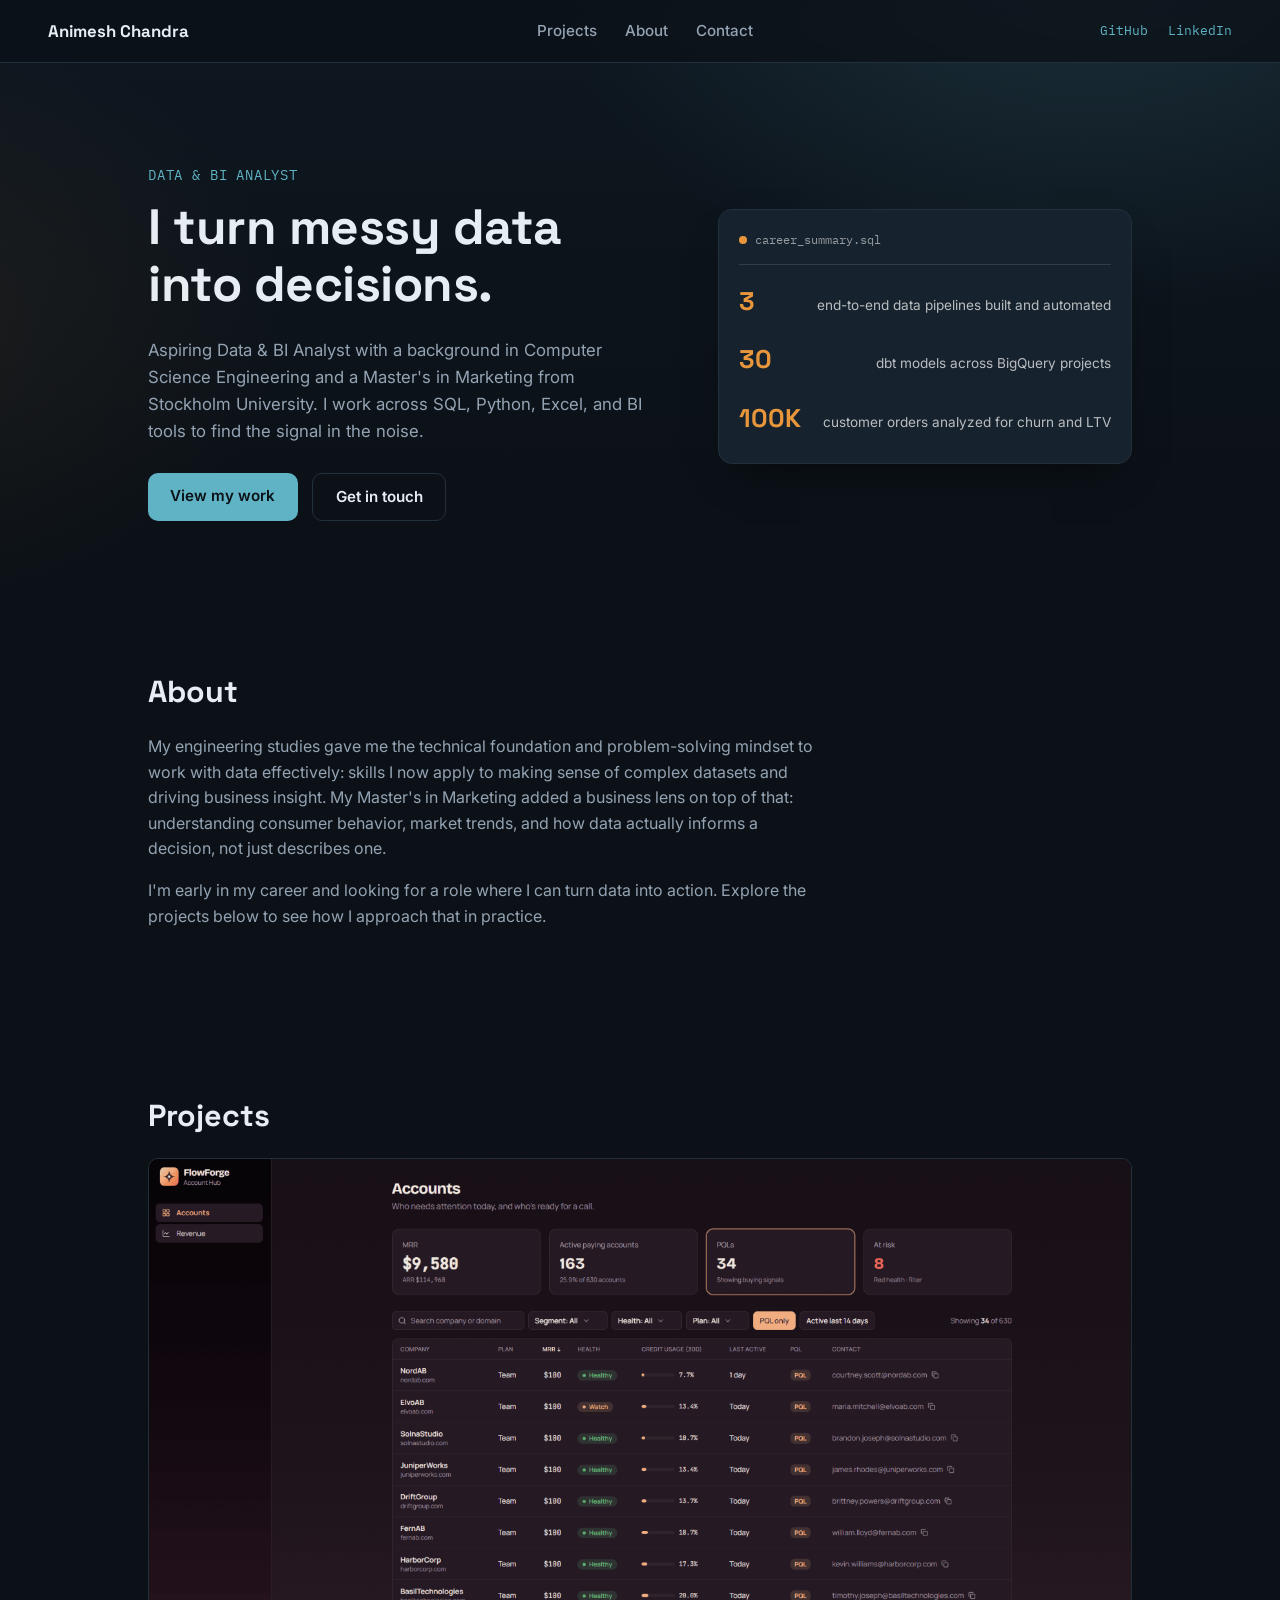
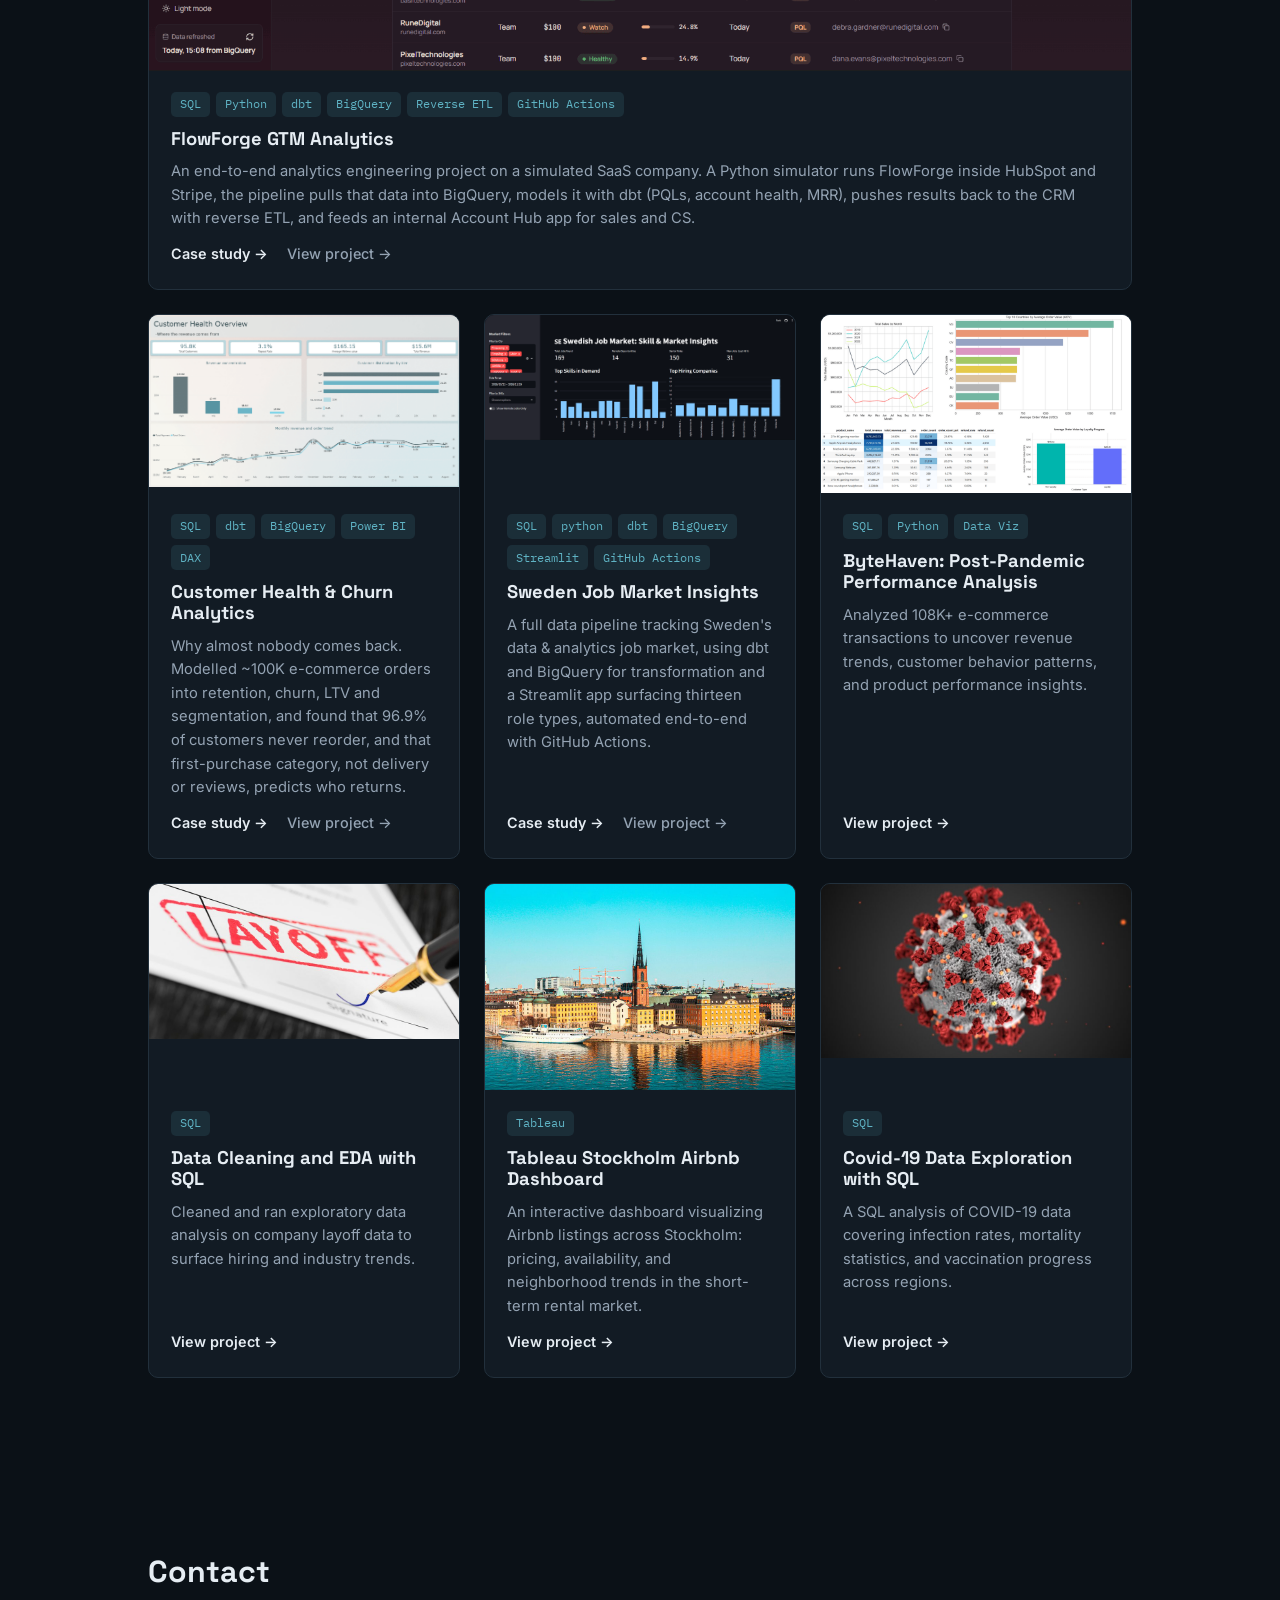
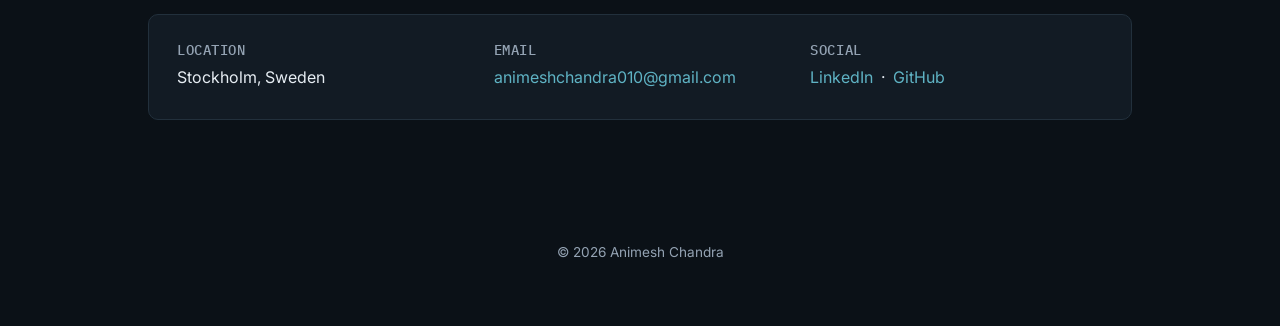
<file: index.html>
<!DOCTYPE html>
<html lang="en">
<head>
<script async src="https://www.googletagmanager.com/gtm.js?id=GTM-TDZ9FF7J"></script>
<script>
  window.dataLayer = window.dataLayer || [];
  function gtag(){dataLayer.push(arguments);}
  gtag('js', new Date());
</script>
  <meta charset="UTF-8" />
  <meta name="viewport" content="width=device-width, initial-scale=1" />
  <title>Animesh Chandra | Data & BI Analyst</title>
  <meta name="description" content="Portfolio of Animesh Chandra, an aspiring Data & BI Analyst working with SQL, Python, Tableau, and Power BI." />

  <link rel="preconnect" href="https://fonts.googleapis.com">
  <link rel="preconnect" href="https://fonts.gstatic.com" crossorigin>
  <link href="https://fonts.googleapis.com/css2?family=Space+Grotesk:wght@500;600;700&family=Inter:wght@400;500;600&family=IBM+Plex+Mono:wght@400;500&display=swap" rel="stylesheet">

  <link rel="stylesheet" href="css/style.css" />
</head>
<body>

  <a class="skip-link" href="#main">Skip to content</a>

  <header class="site-header">
    <a href="#top" class="brand">Animesh Chandra</a>
    <nav class="site-nav" id="site-nav" aria-label="Primary">
      <a href="#projects">Projects</a>
      <a href="#about">About</a>
      <a href="#contact">Contact</a>
    </nav>
    <div class="header-icons">
      <a href="https://github.com/AnimeshChandra-Analyst" target="_blank" rel="noopener" aria-label="GitHub profile">GitHub</a>
      <a href="https://www.linkedin.com/in/animesh-chandra-a4197b224/" target="_blank" rel="noopener" aria-label="LinkedIn profile">LinkedIn</a>
      <button class="nav-toggle" type="button" aria-expanded="false" aria-controls="site-nav">Menu</button>
    </div>
  </header>

  <main id="main">

    <section id="top" class="hero">
      <div class="hero-text">
        <p class="eyebrow">Data &amp; BI Analyst</p>
        <h1>I turn messy data into decisions.</h1>
        <p class="hero-lede">
          Aspiring Data &amp; BI Analyst with a background in Computer Science Engineering
          and a Master's in Marketing from Stockholm University. I work across SQL, Python,
          Excel, and BI tools to find the signal in the noise.
        </p>
        <div class="hero-actions">
          <a href="#projects" class="btn btn-primary">View my work</a>
          <a href="#contact" class="btn btn-ghost">Get in touch</a>
        </div>
      </div>

      <div class="kpi-panel" id="kpi-panel" aria-label="Career highlights">
        <div class="kpi-panel-header">
          <span class="kpi-dot"></span>
          <span>career_summary.sql</span>
        </div>
        <div class="kpi-grid" id="kpi-grid">
          <!-- populated by app.js from data.js -->
        </div>
      </div>
    </section>

    <section id="about" class="about">
      <h2>About</h2>
      <div class="about-body">
        <p>
          My engineering studies gave me the technical foundation and problem-solving mindset
          to work with data effectively: skills I now apply to making sense of complex datasets
          and driving business insight. My Master's in Marketing added a business lens on top of
          that: understanding consumer behavior, market trends, and how data actually informs a
          decision, not just describes one.
        </p>
        <p>
          I'm early in my career and looking for a role where I can turn data into action.
          Explore the projects below to see how I approach that in practice.
        </p>
      </div>
    </section>

    <section id="projects" class="projects">
      <h2>Projects</h2>
      <div class="project-grid" id="project-grid">
        <!-- populated by app.js from data.js -->
      </div>
    </section>

    <section id="contact" class="contact">
      <h2>Contact</h2>
      <div class="contact-grid">
        <div class="contact-item">
          <h3>Location</h3>
          <p>Stockholm, Sweden</p>
        </div>
        <div class="contact-item">
          <h3>Email</h3>
          <p><a href="mailto:animeshchandra010@gmail.com">animeshchandra010@gmail.com</a></p>
        </div>
        <div class="contact-item">
          <h3>Social</h3>
          <p>
            <a href="https://www.linkedin.com/in/animesh-chandra-a4197b224/" target="_blank" rel="noopener">LinkedIn</a>
            &nbsp;·&nbsp;
            <a href="https://github.com/AnimeshChandra-Analyst" target="_blank" rel="noopener">GitHub</a>
          </p>
        </div>
      </div>
    </section>

  </main>

  <footer class="site-footer">
    <p>&copy; <span id="year"></span> Animesh Chandra</p>
  </footer>

  <script src="js/data.js"></script>
  <script src="js/app.js"></script>
</body>
</html>
</file>
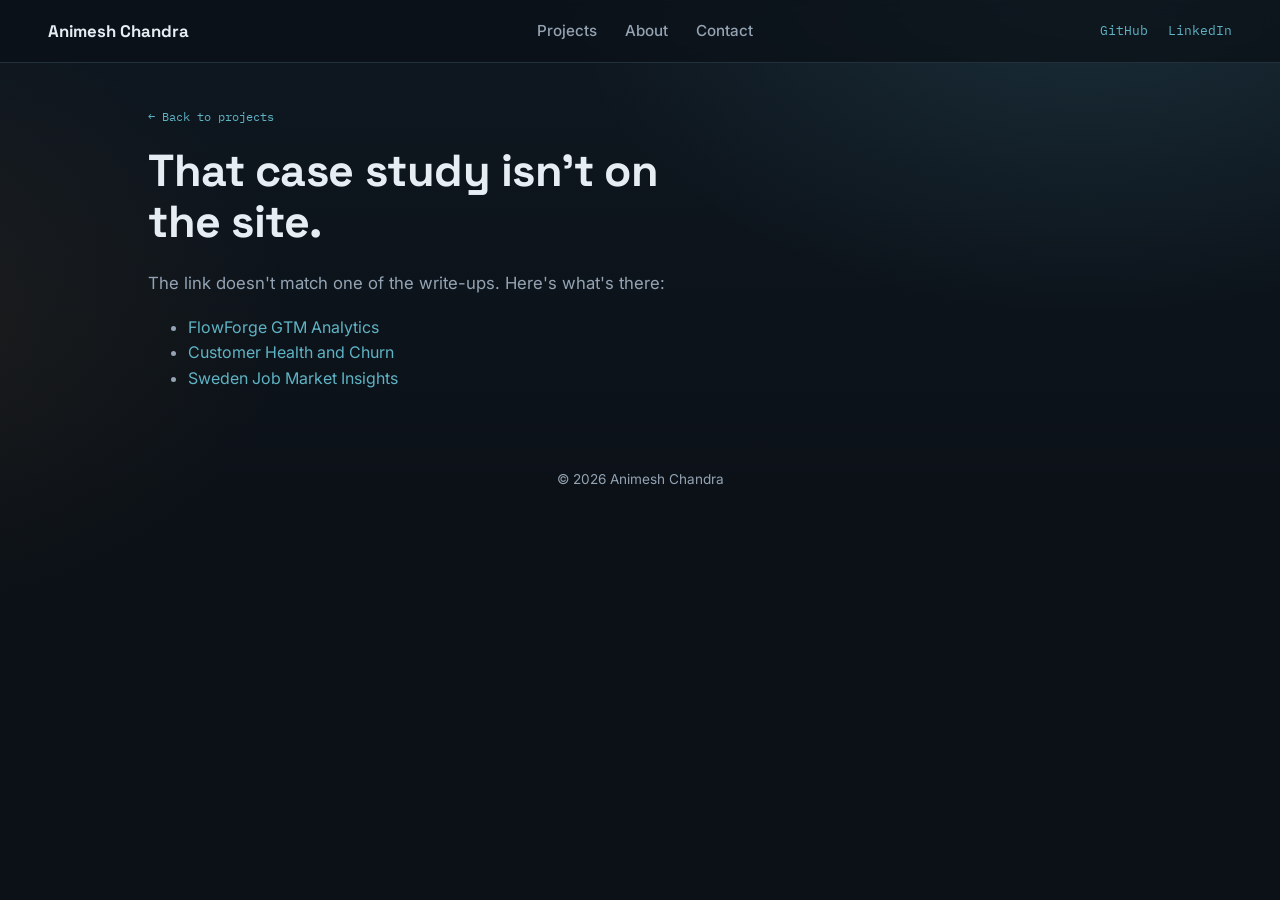
<file: case-study.html>
<!DOCTYPE html>
<html lang="en">
<head>
<script async src="https://www.googletagmanager.com/gtm.js?id=GTM-TDZ9FF7J"></script>
<script>
  window.dataLayer = window.dataLayer || [];
  function gtag(){dataLayer.push(arguments);}
  gtag('js', new Date());
</script>
  <meta charset="UTF-8" />
  <meta name="viewport" content="width=device-width, initial-scale=1" />
  <title>Case study | Animesh Chandra</title>
  <meta name="description" content="Case study from Animesh Chandra's portfolio. The write-up is filled in from the project data file." />

  <link rel="preconnect" href="https://fonts.googleapis.com">
  <link rel="preconnect" href="https://fonts.gstatic.com" crossorigin>
  <link href="https://fonts.googleapis.com/css2?family=Space+Grotesk:wght@500;600;700&family=Inter:wght@400;500;600&family=IBM+Plex+Mono:wght@400;500&display=swap" rel="stylesheet">

  <link rel="stylesheet" href="css/style.css" />
</head>
<body>

  <a class="skip-link" href="#main">Skip to content</a>

  <header class="site-header">
    <a href="index.html" class="brand">Animesh Chandra</a>
    <nav class="site-nav" id="site-nav" aria-label="Primary">
      <a href="index.html#projects">Projects</a>
      <a href="index.html#about">About</a>
      <a href="index.html#contact">Contact</a>
    </nav>
    <div class="header-icons">
      <a href="https://github.com/AnimeshChandra-Analyst" target="_blank" rel="noopener" aria-label="GitHub profile">GitHub</a>
      <a href="https://www.linkedin.com/in/animesh-chandra-a4197b224/" target="_blank" rel="noopener" aria-label="LinkedIn profile">LinkedIn</a>
      <button class="nav-toggle" type="button" aria-expanded="false" aria-controls="site-nav">Menu</button>
    </div>
  </header>

  <main id="main">
    <article class="case-study" id="case-study"></article>
  </main>

  <footer class="site-footer">
    <p>&copy; <span id="year"></span> Animesh Chandra</p>
  </footer>

  <script src="js/data.js"></script>
  <script src="js/app.js"></script>
</body>
</html>
</file>
<file: css/style.css>
/* ============================================
   DESIGN TOKENS
   ============================================ */
:root {
  --bg: #0B1117;
  --surface: #121B24;
  --panel: #16222D;
  --ink: #E6EDF3;
  --ink-soft: #94A3B3;
  --line: #22303C;
  --accent: #5FB3C4;
  --accent-soft: rgba(95, 179, 196, 0.12);
  --warm: #E8963C;
  --warm-soft: rgba(232, 150, 60, 0.14);

  --font-display: 'Space Grotesk', sans-serif;
  --font-body: 'Inter', sans-serif;
  --font-mono: 'IBM Plex Mono', monospace;

  --max-width: 1080px;
  --radius: 10px;
}

* { box-sizing: border-box; }

html { scroll-behavior: smooth; }

@media (prefers-reduced-motion: reduce) {
  html { scroll-behavior: auto; }
  *, *::before, *::after {
    animation-duration: 0.01ms !important;
    animation-iteration-count: 1 !important;
    transition-duration: 0.01ms !important;
  }
}

body {
  margin: 0;
  background:
    radial-gradient(900px 600px at 85% -5%, rgba(95, 179, 196, 0.16), transparent 60%),
    radial-gradient(700px 500px at -10% 35%, rgba(232, 150, 60, 0.08), transparent 60%),
    linear-gradient(180deg, #0E1720 0%, var(--bg) 55%);
  background-attachment: fixed;
  background-color: var(--bg);
  color: var(--ink);
  font-family: var(--font-body);
  line-height: 1.6;
  -webkit-font-smoothing: antialiased;
}

h1, h2, h3 {
  font-family: var(--font-display);
  color: var(--ink);
  margin: 0 0 0.5em;
  line-height: 1.15;
}

a {
  color: var(--accent);
  text-decoration: none;
}
a:hover { text-decoration: underline; }

.skip-link {
  position: absolute;
  left: -999px;
  top: auto;
}
.skip-link:focus {
  left: 1rem;
  top: 1rem;
  background: var(--surface);
  padding: 0.5rem 1rem;
  border-radius: 6px;
  z-index: 100;
}

:focus-visible {
  outline: 2px solid var(--accent);
  outline-offset: 3px;
}

/* ============================================
   HEADER
   ============================================ */
.site-header {
  position: sticky;
  top: 0;
  z-index: 10;
  display: flex;
  align-items: center;
  justify-content: space-between;
  gap: 1rem;
  padding: 1.1rem clamp(1.25rem, 4vw, 3rem);
  background: rgba(11, 17, 23, 0.75);
  backdrop-filter: blur(8px);
  border-bottom: 1px solid var(--line);
}

.brand {
  font-family: var(--font-display);
  font-weight: 700;
  font-size: 1.05rem;
  color: var(--ink);
}
.brand:hover { text-decoration: none; }

.site-nav {
  display: flex;
  gap: 1.75rem;
}
.site-nav a {
  color: var(--ink-soft);
  font-weight: 500;
  font-size: 0.95rem;
}
.site-nav a:hover { color: var(--accent); text-decoration: none; }

.header-icons {
  display: flex;
  align-items: center;
  gap: 1.25rem;
  font-family: var(--font-mono);
  font-size: 0.8rem;
}

.nav-toggle {
  display: none;
  margin: 0;
  padding: 0.28rem 0.55rem;
  border: 1px solid var(--line);
  border-radius: 6px;
  background: transparent;
  color: var(--ink-soft);
  font-family: inherit;
  font-size: inherit;
  line-height: 1.2;
  cursor: pointer;
}
.nav-toggle:hover,
.nav-toggle[aria-expanded="true"] {
  color: var(--accent);
  border-color: var(--accent);
}

@media (max-width: 640px) {
  .site-header { gap: 0.75rem; }
  .brand { white-space: nowrap; }

  .nav-toggle { display: inline-block; }

  .header-icons { gap: 0.85rem; }

  .site-nav {
    display: none;
    position: absolute;
    top: 100%;
    left: 0;
    right: 0;
    flex-direction: column;
    gap: 0;
    padding: 0.35rem 0;
    background: var(--surface);
    border-bottom: 1px solid var(--line);
    box-shadow: 0 16px 32px rgba(0, 0, 0, 0.35);
  }

  .site-header.is-nav-open .site-nav { display: flex; }

  .site-nav a {
    padding: 0.8rem clamp(1.25rem, 4vw, 3rem);
  }
  .site-nav a:hover,
  .site-nav a:focus-visible {
    color: var(--accent);
    background: var(--accent-soft);
    text-decoration: none;
  }
}

/* Name plus GitHub, LinkedIn, and Menu get tight below 400px. */
@media (max-width: 400px) {
  .site-header {
    gap: 0.45rem;
    padding-left: 0.7rem;
    padding-right: 0.7rem;
  }
  .brand { font-size: 0.95rem; }
  .header-icons { gap: 0.5rem; font-size: 0.74rem; }
  .nav-toggle { padding: 0.26rem 0.4rem; }
}

@media (max-width: 340px) {
  .brand { font-size: 0.9rem; }
  .header-icons { gap: 0.4rem; }
}

/* ============================================
   LAYOUT
   ============================================ */
main {
  max-width: var(--max-width);
  margin: 0 auto;
  padding: 0 clamp(1.25rem, 4vw, 3rem);
}

section {
  padding: clamp(2.5rem, 6vw, 5rem) 0;
  scroll-margin-top: 5rem;
}

section h2 {
  font-size: clamp(1.5rem, 3vw, 1.9rem);
  margin-bottom: 1.5rem;
}

/* ============================================
   HERO
   ============================================ */
.hero {
  display: grid;
  grid-template-columns: 1.1fr 0.9fr;
  gap: clamp(2rem, 5vw, 4rem);
  align-items: center;
  padding-top: clamp(3rem, 8vw, 5.5rem);
}

@media (max-width: 860px) {
  .hero { grid-template-columns: 1fr; }
}

.eyebrow {
  font-family: var(--font-mono);
  font-size: 0.85rem;
  color: var(--accent);
  text-transform: uppercase;
  letter-spacing: 0.06em;
  margin-bottom: 0.75rem;
}

.hero h1 {
  font-size: clamp(2.1rem, 5vw, 3.1rem);
  letter-spacing: -0.01em;
}

.hero-lede {
  color: var(--ink-soft);
  font-size: 1.05rem;
  max-width: 46ch;
  margin: 1.1rem 0 1.75rem;
}

.hero-actions {
  display: flex;
  gap: 0.9rem;
  flex-wrap: wrap;
}

.btn {
  display: inline-block;
  padding: 0.7rem 1.4rem;
  border-radius: var(--radius);
  font-weight: 600;
  font-size: 0.95rem;
}
.btn:hover { text-decoration: none; }

.btn-primary {
  background: var(--accent);
  color: #0B1117;
}
.btn-primary:hover { background: var(--warm); }

.btn-ghost {
  border: 1px solid var(--line);
  color: var(--ink);
  background: transparent;
}
.btn-ghost:hover { border-color: var(--accent); color: var(--accent); background: transparent; }

/* KPI panel — signature element */
.kpi-panel {
  background: var(--panel);
  border: 1px solid var(--line);
  border-radius: 14px;
  padding: 1.25rem 1.25rem 1.5rem;
  box-shadow: 0 20px 40px -20px rgba(0, 0, 0, 0.6);
}

.kpi-panel-header {
  display: flex;
  align-items: center;
  gap: 0.5rem;
  font-family: var(--font-mono);
  font-size: 0.78rem;
  color: rgba(255,255,255,0.55);
  padding-bottom: 0.9rem;
  margin-bottom: 1rem;
  border-bottom: 1px solid rgba(255,255,255,0.12);
}

.kpi-dot {
  width: 8px;
  height: 8px;
  border-radius: 50%;
  background: var(--warm);
  display: inline-block;
}

.kpi-grid {
  display: flex;
  flex-direction: column;
  gap: 1.1rem;
}

.kpi-item {
  display: flex;
  align-items: baseline;
  justify-content: space-between;
  gap: 1rem;
}

.kpi-value {
  font-family: var(--font-display);
  font-weight: 700;
  font-size: 1.6rem;
  color: var(--warm);
  white-space: nowrap;
}

.kpi-label {
  font-size: 0.85rem;
  color: rgba(255,255,255,0.7);
  text-align: right;
}

/* ============================================
   ABOUT
   ============================================ */
.about-body p {
  color: var(--ink-soft);
  max-width: 68ch;
  margin: 0 0 1rem;
}

/* ============================================
   PROJECTS
   ============================================ */
.project-grid {
  display: grid;
  grid-template-columns: repeat(auto-fill, minmax(300px, 1fr));
  column-gap: 1.5rem;
  row-gap: 0;
}

.project-card {
  background: var(--surface);
  border: 1px solid var(--line);
  border-radius: var(--radius);
  overflow: hidden;
  display: grid;
  grid-template-rows: subgrid;
  grid-row: span 2;
  margin-bottom: 1.5rem;
  opacity: 0;
  transform: translateY(14px);
  transition: opacity 0.5s ease, transform 0.5s ease;
}

.project-card.is-visible {
  opacity: 1;
  transform: translateY(0);
}

.project-card.featured {
  grid-column: 1 / -1;
}

/* Each frame matches its screenshot. Shorter shots stay top-aligned
   so titles and links still line up across the row. */
.project-media {
  aspect-ratio: 16 / 9;
  align-self: start;
  overflow: hidden;
  background: var(--panel);
}

.project-card.featured .project-media {
  aspect-ratio: 1520 / 793;
  background: #181519;
}

.project-media:has(img[src*="customer-health"]) {
  aspect-ratio: 1381 / 767;
  background: #dee0de;
}

.project-media:has(img[src*="sweden-overview"]) {
  aspect-ratio: 1520 / 614;
  background: #15171e;
}

.project-media:has(img[src*="bytss"]) {
  aspect-ratio: 956 / 550;
  background: #ffffff;
}

.project-media:has(img[src*="Layoff"]) {
  aspect-ratio: 2 / 1;
  background: #1c1c1c;
}

.project-media:has(img[src*="Sthlm"]) {
  aspect-ratio: 3367 / 2244;
  background: #0a7388;
}

.project-media:has(img[src*="covid"]) {
  aspect-ratio: 1080 / 607;
  background: #212121;
}

.project-media img {
  width: 100%;
  height: 100%;
  object-fit: contain;
  object-position: center;
  display: block;
}

.project-body {
  padding: 1.3rem 1.4rem 1.5rem;
  display: flex;
  flex-direction: column;
  gap: 0.7rem;
  flex: 1;
}

.project-tags {
  display: flex;
  flex-wrap: wrap;
  gap: 0.4rem;
}

.tag {
  font-family: var(--font-mono);
  font-size: 0.72rem;
  color: var(--accent);
  background: var(--accent-soft);
  padding: 0.2rem 0.55rem;
  border-radius: 5px;
}

.project-body h3 {
  font-size: 1.15rem;
  margin: 0;
}

.project-body p {
  color: var(--ink-soft);
  font-size: 0.92rem;
  margin: 0;
  flex: 1;
}

.project-actions {
  display: flex;
  flex-wrap: wrap;
  gap: 0.35rem 1.15rem;
  margin-top: auto;
}

.project-link {
  font-weight: 600;
  font-size: 0.9rem;
  color: var(--ink);
}
.project-link::after {
  content: " →";
}
.project-link:hover { color: var(--accent); }

.project-link.is-secondary {
  color: var(--ink-soft);
  font-weight: 500;
}

/* ============================================
   CONTACT
   ============================================ */
.contact-grid {
  display: grid;
  grid-template-columns: repeat(auto-fit, minmax(180px, 1fr));
  gap: 1.5rem;
  background: var(--surface);
  border: 1px solid var(--line);
  border-radius: var(--radius);
  padding: 1.75rem;
}

.contact-item h3 {
  font-size: 0.85rem;
  text-transform: uppercase;
  letter-spacing: 0.04em;
  color: var(--ink-soft);
  font-family: var(--font-mono);
  font-weight: 500;
  margin-bottom: 0.4rem;
}

.contact-item p { margin: 0; }

/* ============================================
   FOOTER
   ============================================ */
.site-footer {
  text-align: center;
  padding: 2rem 1rem 3rem;
  color: var(--ink-soft);
  font-size: 0.85rem;
}

/* ============================================
   CASE STUDY
   ============================================ */
.case-study {
  padding-top: clamp(1.5rem, 4vw, 2.5rem);
  padding-bottom: 1rem;
}

.case-study h1 {
  font-size: clamp(2rem, 4.5vw, 2.8rem);
  letter-spacing: -0.01em;
  max-width: 18ch;
}

.case-lede {
  color: var(--ink-soft);
  font-size: 1.05rem;
  max-width: 62ch;
  margin: 0.4rem 0 1.1rem;
}

.back-link {
  display: inline-block;
  font-family: var(--font-mono);
  font-size: 0.78rem;
  margin-bottom: 1.1rem;
}
.back-link::before { content: "← "; }

.case-links { margin-top: 1.15rem; }

.stat-row {
  display: grid;
  grid-template-columns: repeat(auto-fit, minmax(140px, 1fr));
  gap: 0.75rem;
  margin-top: 1.5rem;
}

.stat {
  background: var(--panel);
  border: 1px solid var(--line);
  border-radius: var(--radius);
  padding: 0.85rem 0.95rem 0.95rem;
}

.stat b {
  display: block;
  font-family: var(--font-display);
  font-weight: 700;
  font-size: 1.35rem;
  color: var(--warm);
  line-height: 1.15;
}

.stat span {
  display: block;
  margin-top: 0.3rem;
  color: var(--ink-soft);
  font-size: 0.8rem;
}

.case-toc {
  display: flex;
  flex-wrap: wrap;
  gap: 0.45rem 1rem;
  margin: 1.35rem 0 0.25rem;
  font-family: var(--font-mono);
  font-size: 0.75rem;
}

.case-study .case-block {
  padding: 0;
  margin: 2.4rem 0 0;
}

.case-block p,
.case-block li {
  color: var(--ink-soft);
  max-width: 68ch;
}

.case-block ul {
  margin: 0.4rem 0 1rem;
  padding-left: 1.15rem;
}

.case-block li { margin: 0.4rem 0; }

.case-block li::marker { color: var(--accent); }

.note {
  border-left: 3px solid var(--warm);
  padding: 0.15rem 0 0.15rem 0.9rem;
  color: var(--ink-soft);
  font-size: 0.92rem;
  max-width: 68ch;
}

.inline-links {
  display: flex;
  flex-wrap: wrap;
  gap: 0.5rem 1rem;
  font-family: var(--font-mono);
  font-size: 0.8rem;
}

.diagram-panel {
  background: var(--surface);
  border: 1px solid var(--line);
  border-radius: 14px;
  padding: 1rem 1rem 0.85rem;
  margin: 1rem 0 1.2rem;
}

.diagram-panel figcaption,
.case-figure figcaption,
.chart-note,
.case-footer-note {
  color: var(--ink-soft);
  font-size: 0.82rem;
  line-height: 1.5;
}

.diagram-panel figcaption { margin: 0.75rem 0.15rem 0.15rem; }

.pipeline-svg { height: auto; display: block; }
.pipeline-svg.is-horizontal { width: 100%; }
.pipeline-svg.is-vertical { width: min(100%, 440px); margin: 0 auto; }

.table-wrap {
  overflow-x: auto;
  margin: 1rem 0 1.15rem;
  border: 1px solid var(--line);
  border-radius: var(--radius);
  max-width: 100%;
}

.case-table {
  width: max-content;
  min-width: 100%;
  border-collapse: collapse;
  font-size: 0.9rem;
}

.case-table th,
.case-table td {
  text-align: left;
  padding: 0.55rem 0.8rem;
  border-bottom: 1px solid var(--line);
  vertical-align: top;
}

.case-table th {
  font-family: var(--font-mono);
  font-size: 0.72rem;
  font-weight: 500;
  color: var(--ink-soft);
  background: var(--panel);
  white-space: nowrap;
}

.case-table caption {
  caption-side: bottom;
  text-align: left;
  color: var(--ink-soft);
  font-size: 0.78rem;
  padding: 0.55rem 0.8rem 0.7rem;
}

.bar-chart { margin: 1rem 0 1.2rem; max-width: 40rem; }

.bar-chart h3 {
  font-size: 1rem;
  margin-bottom: 0.8rem;
}

.bar-row {
  display: grid;
  grid-template-columns: minmax(7.5rem, 11rem) 1fr auto;
  gap: 0.55rem 0.7rem;
  align-items: center;
  margin-bottom: 0.55rem;
}

.bar-label { font-size: 0.85rem; }

.bar-track {
  background: var(--panel);
  border-radius: 999px;
  height: 10px;
  overflow: hidden;
  border: 1px solid var(--line);
}

.bar-fill {
  display: block;
  height: 100%;
  background: linear-gradient(90deg, var(--accent), #8fd0dc);
  border-radius: 999px;
  min-width: 2px;
}

.bar-value {
  font-family: var(--font-mono);
  font-size: 0.78rem;
  color: var(--warm);
}

.case-figure { margin: 1.1rem 0 1.3rem; }

.case-figure img {
  width: 100%;
  height: auto;
  display: block;
  border-radius: var(--radius);
  border: 1px solid var(--line);
  background: var(--panel);
}

.case-figure figcaption { margin-top: 0.5rem; max-width: 68ch; }

.case-footer-note {
  margin: 2.5rem 0 0;
  padding-top: 1rem;
  border-top: 1px solid var(--line);
  max-width: 68ch;
}

.missing-list { color: var(--ink-soft); }

@media (max-width: 560px) {
  .bar-row {
    grid-template-columns: 1fr auto;
  }
  .bar-track { grid-column: 1 / -1; }
  .case-table { min-width: 22rem; }
}
</file>
